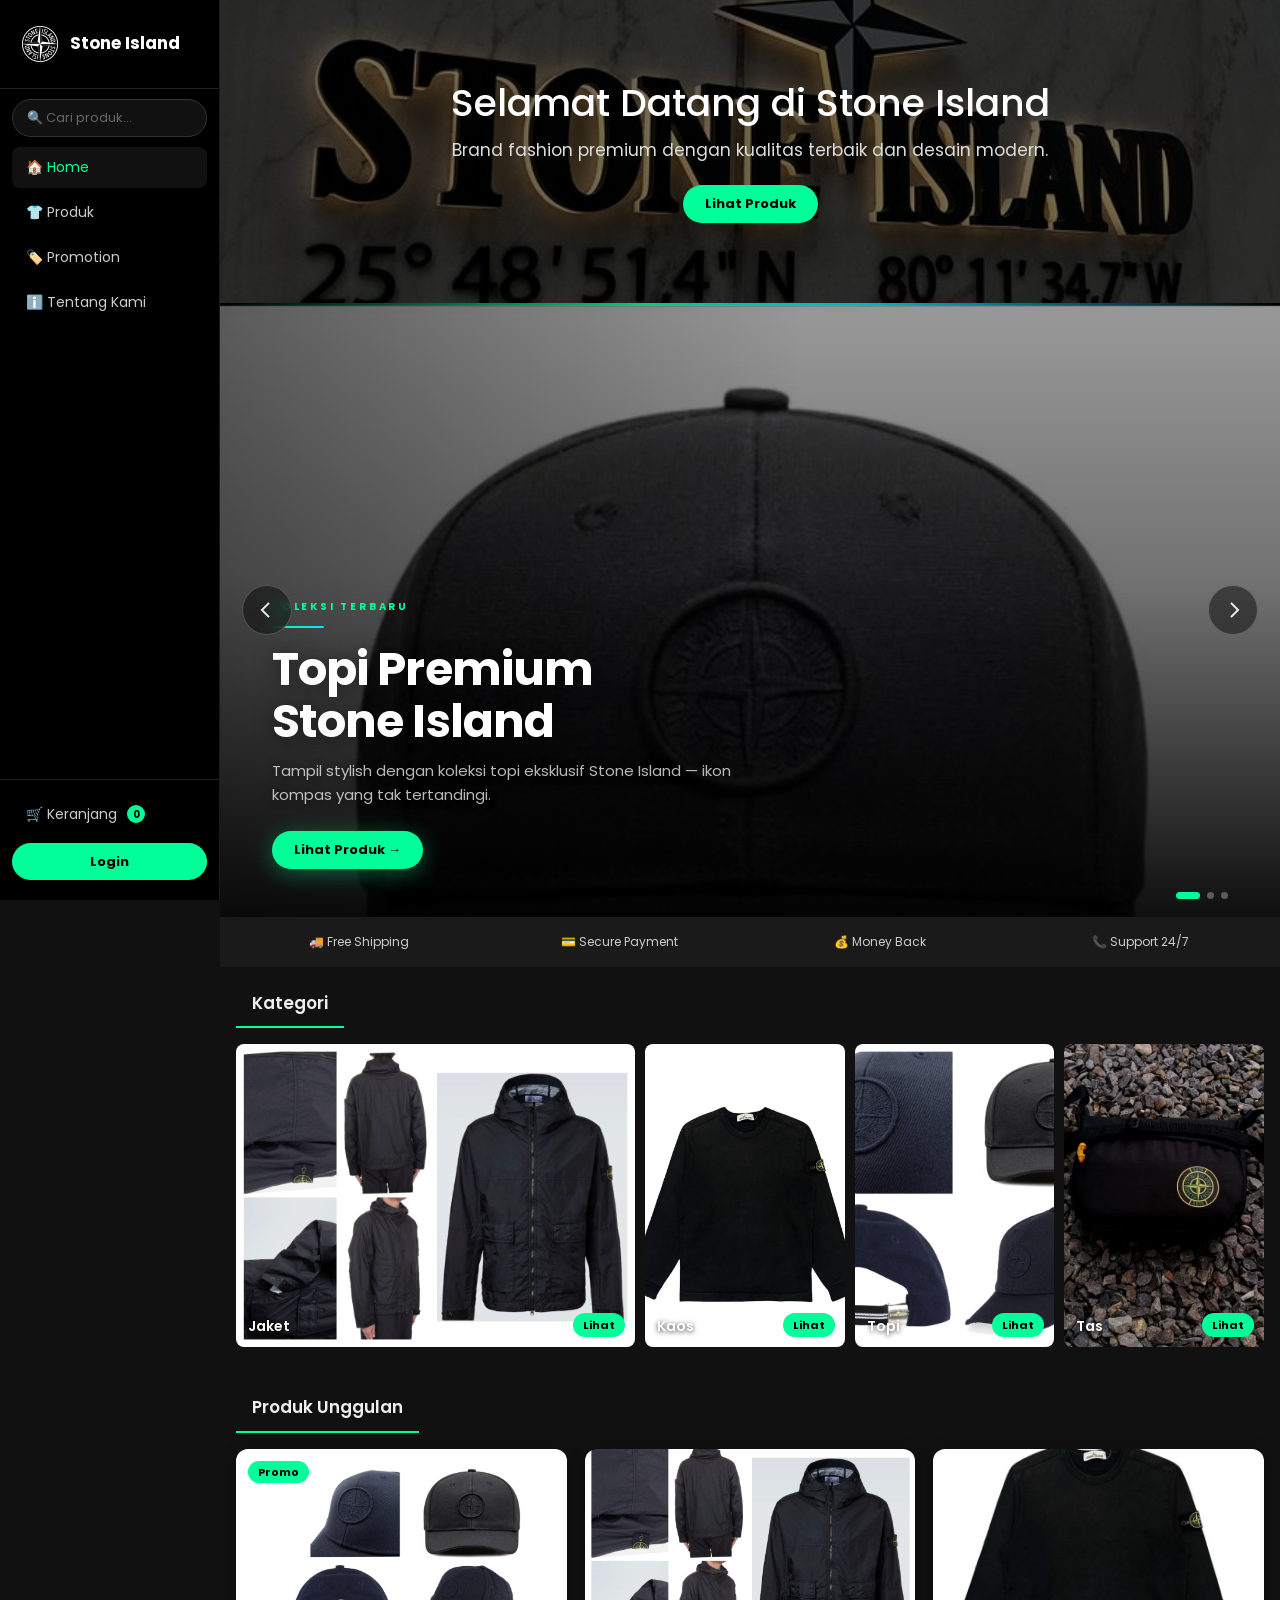
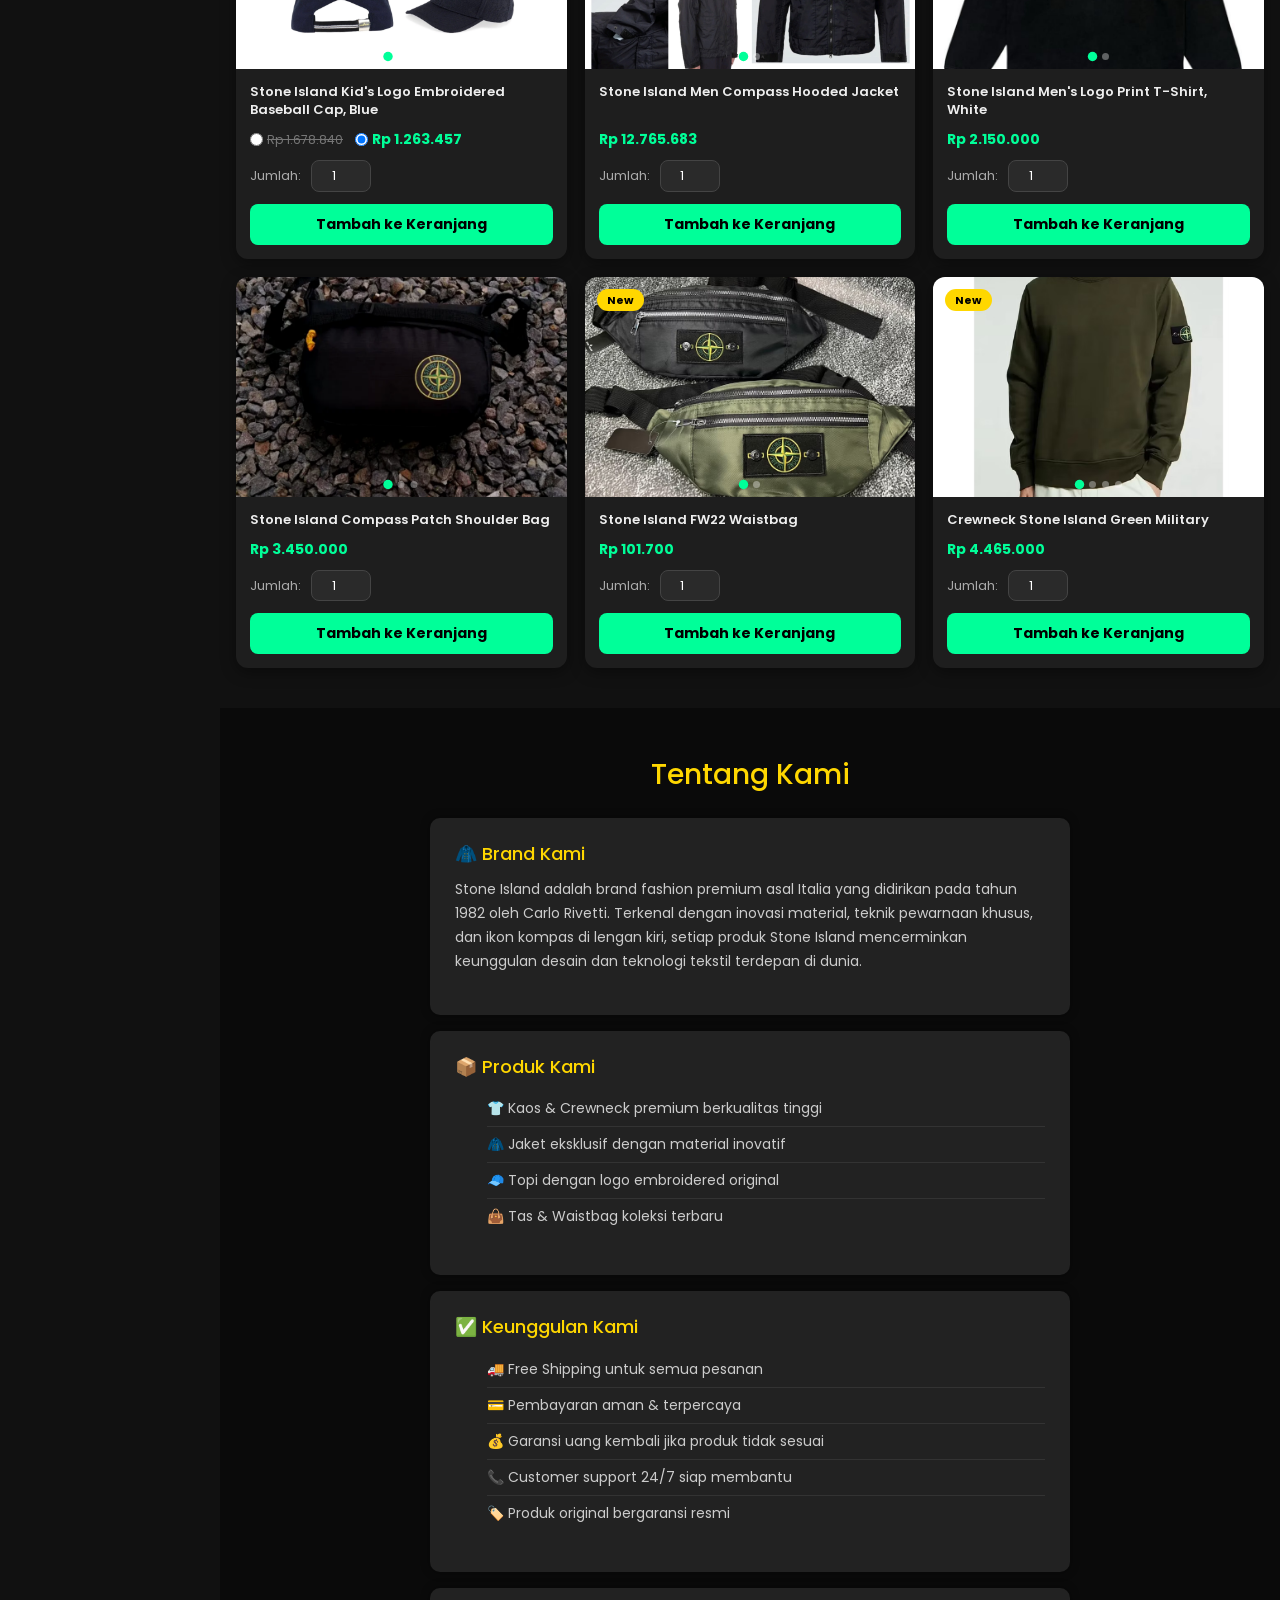
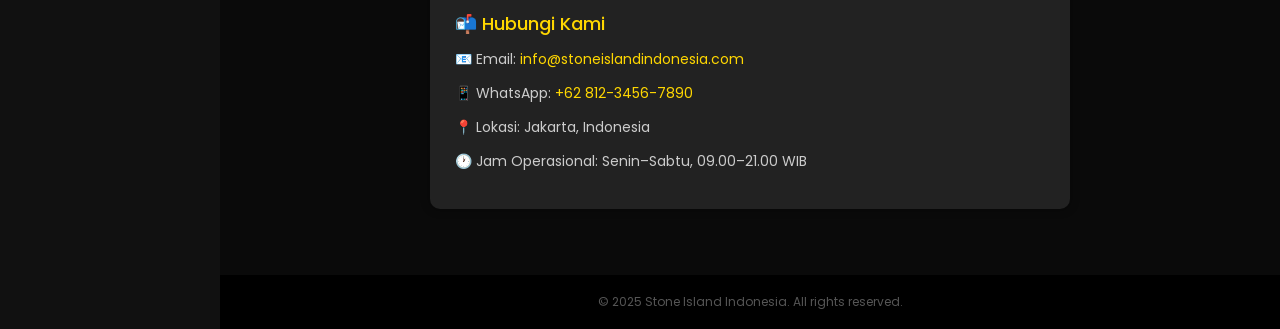
<file: index.html>
<!DOCTYPE html>
<html lang="id">
<head>
<meta charset="UTF-8">
<meta name="viewport" content="width=device-width, initial-scale=1.0">
<title>Stone Island</title>
<link rel="stylesheet" href="https://cdn.jsdelivr.net/npm/bootstrap@5.3.8/dist/css/bootstrap.min.css">
<link href="https://fonts.googleapis.com/css2?family=Poppins:wght@400;500;600;700&display=swap" rel="stylesheet">
<link rel="stylesheet" href="style.css">
</head>
<body>

<div class="toast-notif" id="toastNotif"></div>

<!-- LOGIN REQUIRED MODAL -->
<div class="modal-overlay" id="loginModal" onclick="closeLoginModal(event)">
  <div class="modal-box">
    <span class="modal-icon">🔒</span>
    <h3>Login Diperlukan</h3>
    <p>Kamu harus <span>login</span> terlebih dahulu untuk menambahkan produk ke keranjang.</p>
    <div class="modal-actions">
      <a href="login_combined.html" class="modal-btn-login">🚀 Login Sekarang</a>
      <button class="modal-btn-cancel" onclick="closeLoginModal()">Nanti Saja</button>
    </div>
  </div>
</div>

<!-- SIDEBAR -->
<aside class="sidebar" id="sidebar">
  <a class="logo" href="#">
    <img src="si.png" alt="Logo">
    <span>Stone Island</span>
  </a>
  <button class="sidebar-close-btn" onclick="closeSidebar()">✕</button>
  <div class="sidebar-search">
    <input type="text" id="searchDesktop" placeholder="🔍 Cari produk..." oninput="handleSearch(this.value)">
  </div>
  <nav class="sidebar-nav">
    <a href="#" class="active" onclick="closeSidebar()">🏠 Home</a>
    <a href="#product" onclick="closeSidebar()">👕 Produk</a>
    <a href="#" onclick="closeSidebar()">🏷️ Promotion</a>
    <a href="#about" onclick="closeSidebar()">ℹ️ Tentang Kami</a>
  </nav>
  <div class="sidebar-bottom">
    <span class="user-greeting" id="userGreeting" style="display:none"></span>
    <a href="Keranjang.html" class="cart-link">🛒 Keranjang <span class="cart-badge" id="cartBadge">0</span></a>
    <button onclick="handleAuthBtn()" id="loginBtn">Login</button>
  </div>
</aside>

<div class="sidebar-overlay" id="sidebarOverlay" onclick="closeSidebar()"></div>
<button class="hamburger" onclick="toggleSidebar()"><span></span><span></span><span></span></button>

<div class="main-content">

  <!-- HERO -->
  <div class="about-hero">
    <h2>Selamat Datang di Stone Island</h2>
    <p>Brand fashion premium dengan kualitas terbaik dan desain modern.</p>
    <a href="#product" class="btn-slide">Lihat Produk</a>
  </div>

  <!-- ======================================================
       CAROUSEL — PREMIUM REDESIGN
       ====================================================== -->
  <div class="fts">
    <div id="carouselExampleRide" class="carousel slide" data-bs-ride="carousel" data-bs-interval="5000">

      <!-- Indicator dots (bottom-right pills) -->
      <div class="carousel-indicators">
        <button type="button" data-bs-target="#carouselExampleRide" data-bs-slide-to="0" class="active" aria-current="true" aria-label="Slide 1"></button>
        <button type="button" data-bs-target="#carouselExampleRide" data-bs-slide-to="1" aria-label="Slide 2"></button>
        <button type="button" data-bs-target="#carouselExampleRide" data-bs-slide-to="2" aria-label="Slide 3"></button>
      </div>

      <div class="carousel-inner">

        <!-- SLIDE 1 -->
        <div class="carousel-item active">
          <img src="topi2.jpg" class="d-block w-100" alt="Topi">
          <div class="carousel-caption-custom">
            <span class="slide-label">Koleksi Terbaru</span>
            <span class="slide-bar"></span>
            <h3>Topi Premium<br>Stone Island</h3>
            <p>Tampil stylish dengan koleksi topi eksklusif Stone Island — ikon kompas yang tak tertandingi.</p>
            <a href="#product" class="btn-slide">Lihat Produk →</a>
          </div>
        </div>

        <!-- SLIDE 2 -->
        <div class="carousel-item">
          <img src="switer.jpg" class="d-block w-100" alt="Sweater">
          <div class="carousel-caption-custom">
            <span class="slide-label">Edisi Eksklusif</span>
            <span class="slide-bar"></span>
            <h3>Sweater &amp;<br>Crewneck Mewah</h3>
            <p>Kenyamanan premium berpadu dengan desain modern — sempurna untuk setiap kesempatan.</p>
            <a href="#product" class="btn-slide">Lihat Produk →</a>
          </div>
        </div>

        <!-- SLIDE 3 -->
        <div class="carousel-item">
          <img src="jaket.jpg" class="d-block w-100" alt="Jaket">
          <div class="carousel-caption-custom">
            <span class="slide-label">Best Seller</span>
            <span class="slide-bar"></span>
            <h3>Jaket Ikonik<br>Stone Island</h3>
            <p>Material inovatif, teknik pewarnaan khusus — warisan desain Italia sejak 1982.</p>
            <a href="#product" class="btn-slide">Lihat Produk →</a>
          </div>
        </div>

      </div><!-- /.carousel-inner -->

      <!-- Prev / Next buttons -->
      <button class="carousel-control-prev" type="button" data-bs-target="#carouselExampleRide" data-bs-slide="prev">
        <span class="carousel-control-prev-icon"></span>
        <span class="visually-hidden">Previous</span>
      </button>
      <button class="carousel-control-next" type="button" data-bs-target="#carouselExampleRide" data-bs-slide="next">
        <span class="carousel-control-next-icon"></span>
        <span class="visually-hidden">Next</span>
      </button>

      <!-- Progress bar -->
      <div class="carousel-progress"></div>

    </div><!-- /#carouselExampleRide -->
  </div><!-- /.fts -->
  <!-- ====== END CAROUSEL ====== -->

  <section class="info">
    <div>🚚 Free Shipping</div>
    <div>💳 Secure Payment</div>
    <div>💰 Money Back</div>
    <div>📞 Support 24/7</div>
  </section>

  <div class="section-title">Kategori</div>
  <section class="categories">
    <div class="cat-card" onclick="filterKategori('jaket',this)">
      <img src="e.jpg" alt="Jaket"><div class="cat-label">Jaket</div><span class="cat-btn">Lihat</span>
    </div>
    <div class="cat-card" onclick="filterKategori('kaos',this)">
      <img src="q.jpg" alt="Kaos"><div class="cat-label">Kaos</div><span class="cat-btn">Lihat</span>
    </div>
    <div class="cat-card" onclick="filterKategori('topi',this)">
      <img src="w.jpg" alt="Topi"><div class="cat-label">Topi</div><span class="cat-btn">Lihat</span>
    </div>
    <div class="cat-card" onclick="filterKategori('tas',this)">
      <img src="tas1.webp" alt="Tas"><div class="cat-label">Tas</div><span class="cat-btn">Lihat</span>
    </div>
  </section>
  <button class="filter-reset" id="filterResetBtn" onclick="resetFilter()">✕ Tampilkan Semua Produk</button>

  <div id="searchResult">
    <h4>🔍 Hasil Pencarian: "<span id="searchKeyword"></span>"</h4>
    <div class="search-result-grid" id="searchResultGrid"></div>
  </div>
  <p id="noResult">❌ Produk tidak ditemukan.</p>

  <div class="section-title" id="product">Produk Unggulan</div>
  <section class="product-section">
    <div class="product-grid">

      <!-- 1. Topi — 3 gambar -->
      <div class="product-card" data-kategori="topi">
        <div class="badge-promo">Promo</div>
        <div class="product-slider">
          <div class="slider-track" id="sl-1">
            <img src="topi.jpg" alt="Baseball Cap 1">
            <img src="topi2.jpg" alt="Baseball Cap 2">
            <img src="w.jpg" alt="Baseball Cap 3">
          </div>
          <button class="slider-btn prev" onclick="slideMove('sl-1',-1)">&#8249;</button>
          <button class="slider-btn next" onclick="slideMove('sl-1',1)">&#8250;</button>
          <div class="slider-dots" id="dots-sl-1"></div>
        </div>
        <div class="product-info">
          <h3>Stone Island Kid's Logo Embroidered Baseball Cap, Blue</h3>
          <div class="price-options">
            <label class="price-item"><input type="radio" name="price1" value="1678840"><span class="price-old">Rp 1.678.840</span></label>
            <label class="price-item"><input type="radio" name="price1" value="1263457" checked><span class="price-new">Rp 1.263.457</span></label>
          </div>
          <div class="order-controls"><label>Jumlah:</label><input type="number" value="1" min="1" id="qty1"></div>
          <button class="btn-add" onclick="tambahKeKeranjang('Stone Island Kid\'s Logo Embroidered Baseball Cap, Blue','price1','qty1','topi.jpg')">Tambah ke Keranjang</button>
        </div>
      </div>

      <!-- 2. Jaket — 2 gambar -->
      <div class="product-card" data-kategori="jaket">
        <div class="product-slider">
          <div class="slider-track" id="sl-2">
            <img src="jaket2.jpg" alt="Hooded Jacket 1">
            <img src="e.jpg" alt="Hooded Jacket 2">
          </div>
          <button class="slider-btn prev" onclick="slideMove('sl-2',-1)">&#8249;</button>
          <button class="slider-btn next" onclick="slideMove('sl-2',1)">&#8250;</button>
          <div class="slider-dots" id="dots-sl-2"></div>
        </div>
        <div class="product-info">
          <h3>Stone Island Men Compass Hooded Jacket</h3>
          <p class="price-single">Rp 12.765.683</p>
          <div class="order-controls"><label>Jumlah:</label><input type="number" value="1" min="1" id="qty2"></div>
          <button class="btn-add" onclick="tambahKeKeranjang('Stone Island Men Compass Hooded Jacket','','qty2','jaket2.jpg',12765683)">Tambah ke Keranjang</button>
        </div>
      </div>

      <!-- 3. Kaos — 2 gambar -->
      <div class="product-card" data-kategori="kaos">
        <div class="product-slider">
          <div class="slider-track" id="sl-3">
            <img src="switer.jpg" alt="T-Shirt 1">
            <img src="q.jpg" alt="T-Shirt 2">
          </div>
          <button class="slider-btn prev" onclick="slideMove('sl-3',-1)">&#8249;</button>
          <button class="slider-btn next" onclick="slideMove('sl-3',1)">&#8250;</button>
          <div class="slider-dots" id="dots-sl-3"></div>
        </div>
        <div class="product-info">
          <h3>Stone Island Men's Logo Print T-Shirt, White</h3>
          <p class="price-single">Rp 2.150.000</p>
          <div class="order-controls"><label>Jumlah:</label><input type="number" value="1" min="1" id="qty3"></div>
          <button class="btn-add" onclick="tambahKeKeranjang('Stone Island Men\'s Logo Print T-Shirt','','qty3','kaos.jpg',2150000)">Tambah ke Keranjang</button>
        </div>
      </div>

      <!-- 4. Tas Shoulder — 3 gambar -->
      <div class="product-card" data-kategori="tas">
        <div class="product-slider">
          <div class="slider-track" id="sl-4">
            <img src="tas1.webp" alt="Shoulder Bag 1">
            <img src="tas2.webp" alt="Shoulder Bag 2">
            <img src="tas3.webp" alt="Shoulder Bag 3">
          </div>
          <button class="slider-btn prev" onclick="slideMove('sl-4',-1)">&#8249;</button>
          <button class="slider-btn next" onclick="slideMove('sl-4',1)">&#8250;</button>
          <div class="slider-dots" id="dots-sl-4"></div>
        </div>
        <div class="product-info">
          <h3>Stone Island Compass Patch Shoulder Bag</h3>
          <p class="price-single">Rp 3.450.000</p>
          <div class="order-controls"><label>Jumlah:</label><input type="number" value="1" min="1" id="qty4"></div>
          <button class="btn-add" onclick="tambahKeKeranjang('Stone Island Compass Patch Shoulder Bag','','qty4','tas1.webp',3450000)">Tambah ke Keranjang</button>
        </div>
      </div>

      <!-- 5. Waistbag — 2 gambar -->
      <div class="product-card" data-kategori="tas">
        <div class="badge-new">New</div>
        <div class="product-slider">
          <div class="slider-track" id="sl-5">
            <img src="Aa.jpg" alt="Waistbag 1">
            <img src="SG.jpg" alt="Waistbag 2">
          </div>
          <button class="slider-btn prev" onclick="slideMove('sl-5',-1)">&#8249;</button>
          <button class="slider-btn next" onclick="slideMove('sl-5',1)">&#8250;</button>
          <div class="slider-dots" id="dots-sl-5"></div>
        </div>
        <div class="product-info">
          <h3>Stone Island FW22 Waistbag</h3>
          <p class="price-single">Rp 101.700</p>
          <div class="order-controls"><label>Jumlah:</label><input type="number" value="1" min="1" id="qty5"></div>
          <button class="btn-add" onclick="tambahKeKeranjang('Stone Island FW22 Waistbag','','qty5','sg-11134201-7rd55-lug8ck6g9m3108_avif.webp',101700)">Tambah ke Keranjang</button>
        </div>
      </div>

      <!-- 6. Crewneck — 4 gambar -->
      <div class="product-card" data-kategori="kaos">
        <div class="badge-new">New</div>
        <div class="product-slider">
          <div class="slider-track" id="sl-6">
            <img src="je.jpg" alt="Crewneck 1">
            <img src="id.jpg" alt="Crewneck 2">
            <img src="Mm.jpg" alt="Crewneck 3">
            <img src="11.jpg" alt="Crewneck 4">
          </div>
          <button class="slider-btn prev" onclick="slideMove('sl-6',-1)">&#8249;</button>
          <button class="slider-btn next" onclick="slideMove('sl-6',1)">&#8250;</button>
          <div class="slider-dots" id="dots-sl-6"></div>
        </div>
        <div class="product-info">
          <h3>Crewneck Stone Island Green Military</h3>
          <p class="price-single">Rp 4.465.000</p>
          <div class="order-controls"><label>Jumlah:</label><input type="number" value="1" min="1" id="qty6"></div>
          <button class="btn-add" onclick="tambahKeKeranjang('Crewneck Stone Island Green Military','','qty6','id-11134207-8224s-mhr5vs5u21vq55_avif.webp',4465000)">Tambah ke Keranjang</button>
        </div>
      </div>

    </div>
  </section>

  <section class="about-section" id="about">
    <h2>Tentang Kami</h2>
    <div class="about-box">
      <h3>🧥 Brand Kami</h3>
      <p>Stone Island adalah brand fashion premium asal Italia yang didirikan pada tahun 1982 oleh Carlo Rivetti. Terkenal dengan inovasi material, teknik pewarnaan khusus, dan ikon kompas di lengan kiri, setiap produk Stone Island mencerminkan keunggulan desain dan teknologi tekstil terdepan di dunia.</p>
    </div>
    <div class="about-box">
      <h3>📦 Produk Kami</h3>
      <ul>
        <li>👕 Kaos &amp; Crewneck premium berkualitas tinggi</li>
        <li>🧥 Jaket eksklusif dengan material inovatif</li>
        <li>🧢 Topi dengan logo embroidered original</li>
        <li>👜 Tas &amp; Waistbag koleksi terbaru</li>
      </ul>
    </div>
    <div class="about-box">
      <h3>✅ Keunggulan Kami</h3>
      <ul>
        <li>🚚 Free Shipping untuk semua pesanan</li>
        <li>💳 Pembayaran aman &amp; terpercaya</li>
        <li>💰 Garansi uang kembali jika produk tidak sesuai</li>
        <li>📞 Customer support 24/7 siap membantu</li>
        <li>🏷️ Produk original bergaransi resmi</li>
      </ul>
    </div>
    <div class="about-box about-contact">
      <h3>📬 Hubungi Kami</h3>
      <p>📧 Email: <a href="mailto:info@stoneislandindonesia.com">info@stoneislandindonesia.com</a></p>
      <p>📱 WhatsApp: <a href="https://wa.me/6281234567890" target="_blank">+62 812-3456-7890</a></p>
      <p>📍 Lokasi: Jakarta, Indonesia</p>
      <p>🕐 Jam Operasional: Senin–Sabtu, 09.00–21.00 WIB</p>
    </div>
  </section>

  <footer>&copy; 2025 Stone Island Indonesia. All rights reserved.</footer>
</div><!-- /.main-content -->

<script src="https://cdn.jsdelivr.net/npm/bootstrap@5.3.8/dist/js/bootstrap.bundle.min.js"></script>
<script src="script.js"></script>
</body>
</html>
</file>
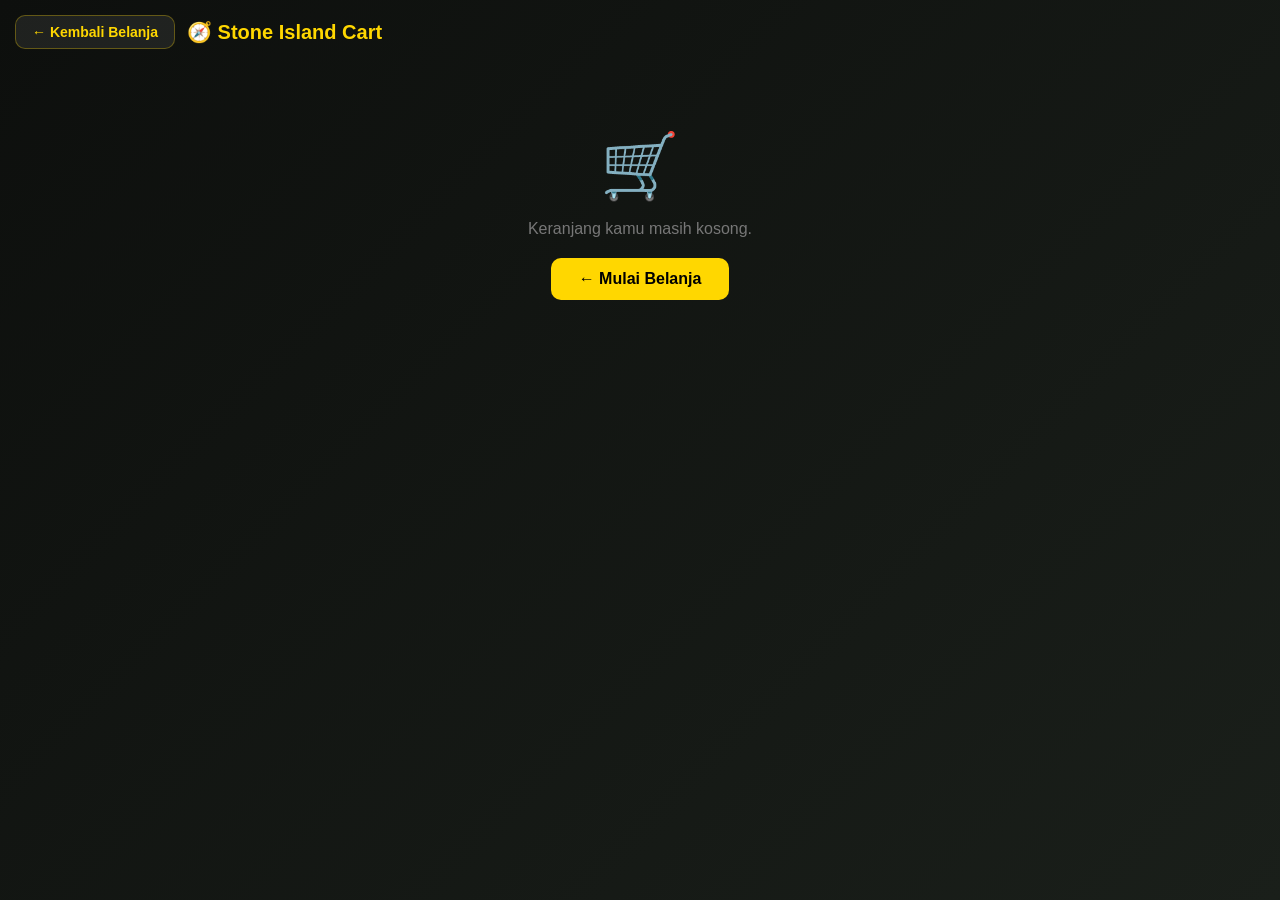
<file: Keranjang.html>
<!DOCTYPE html>
<html lang="id">
<head>
<meta charset="UTF-8">
<meta name="viewport" content="width=device-width, initial-scale=1.0">
<title>Stone Island — Keranjang</title>
<style>
*{margin:0;padding:0;box-sizing:border-box;font-family:'Segoe UI',sans-serif}
body{background:linear-gradient(135deg,#0d0f0d,#1a1f1a);color:#eaeaea;padding:15px;min-height:100vh}

.header{display:flex;align-items:center;justify-content:space-between;margin-bottom:20px;gap:12px}
.header h2{color:#FFD700;font-size:20px;flex:1}

.btn-kembali{display:flex;align-items:center;gap:6px;background:rgba(255,255,255,0.08);border:1px solid rgba(255,215,0,0.3);color:#FFD700;padding:8px 16px;border-radius:10px;font-size:14px;font-weight:600;cursor:pointer;text-decoration:none;transition:background 0.2s,border-color 0.2s;white-space:nowrap}
.btn-kembali:hover{background:rgba(255,215,0,0.12);border-color:#FFD700;color:#FFD700}

/* EMPTY */
.empty-cart{text-align:center;padding:60px 20px;color:#777}
.empty-cart .icon{font-size:64px;margin-bottom:16px}
.empty-cart p{font-size:16px;margin-bottom:20px}
.empty-cart a{display:inline-block;background:#FFD700;color:black;padding:12px 28px;border-radius:10px;font-weight:700;text-decoration:none;transition:opacity 0.2s}
.empty-cart a:hover{opacity:0.85}

/* CART ITEM */
.cart-item{display:flex;justify-content:space-between;align-items:center;background:rgba(255,255,255,0.04);border-radius:15px;padding:10px;margin-bottom:10px;backdrop-filter:blur(10px);border:1px solid rgba(255,255,255,0.06);transition:border-color 0.2s}
.cart-item:hover{border-color:rgba(255,215,0,0.2)}
.cart-left{display:flex;gap:10px;align-items:center;flex:1;min-width:0}
.cart-left img{width:65px;height:65px;object-fit:cover;border-radius:10px;border:2px solid #FFD700;flex-shrink:0}
.cart-info{min-width:0}
.cart-info b{color:#FFD700;display:block;margin-bottom:4px;font-size:13px;white-space:nowrap;overflow:hidden;text-overflow:ellipsis;max-width:200px}
.cart-info span{font-size:12px;color:#bbb;display:block;line-height:1.5}
.subtotal{color:#FFD700 !important;font-size:13px !important;font-weight:600}

/* QTY */
.qty-controls{display:flex;align-items:center;gap:6px;margin-top:6px}
.qty-btn{background:rgba(255,255,255,0.1);border:1px solid #444;color:white;width:26px;height:26px;border-radius:6px;cursor:pointer;font-size:16px;line-height:1;display:flex;align-items:center;justify-content:center;transition:background 0.2s}
.qty-btn:hover{background:rgba(255,215,0,0.15)}
.qty-num{font-size:14px;font-weight:600;min-width:24px;text-align:center;color:white}

/* HAPUS */
.btn-hapus{background:#ff3b3b;border:none;padding:6px 12px;border-radius:8px;color:white;cursor:pointer;font-size:13px;flex-shrink:0;margin-left:8px;transition:background 0.2s}
.btn-hapus:hover{background:#cc2222}

/* TOTAL */
.total-box{margin-top:20px;background:rgba(255,255,255,0.05);padding:18px;border-radius:15px;text-align:center;border:1px solid rgba(255,215,0,0.15)}
.total-box p{color:#aaa;font-size:14px}
.total-box h3{color:#FFD700;margin:8px 0 16px;font-size:22px}
.actions{display:flex;gap:10px}
.btn{flex:1;padding:12px;border-radius:10px;border:none;cursor:pointer;font-weight:bold;font-size:14px;transition:opacity 0.2s,transform 0.15s}
.btn:hover{opacity:0.88;transform:translateY(-1px)}
.btn-clear{background:rgba(255,59,59,0.15);color:#ff6b6b;border:1px solid rgba(255,59,59,0.3)}
.btn-wa{background:#FFD700;color:black}
</style>
</head>
<body>

<div class="header">
  <a href="index.html" class="btn-kembali">← Kembali Belanja</a>
  <h2>🧭 Stone Island Cart</h2>
</div>

<div id="cart-container"></div>

<div class="total-box" id="total-box" style="display:none">
  <p>Total yang harus dibayar:</p>
  <h3 id="total">Rp 0</h3>
  <div class="actions">
    <button class="btn btn-clear" onclick="kosongkanKeranjang()">🗑️ Kosongkan</button>
    <button class="btn btn-wa" onclick="checkoutWA()">💬 Checkout WhatsApp</button>
  </div>
</div>

<script>
/* ===== KEY SAMA dengan index.html: 'si_cart', field: 'jumlah' ===== */
function getCart(){return JSON.parse(localStorage.getItem('si_cart')||'[]')}
function saveCart(cart){localStorage.setItem('si_cart',JSON.stringify(cart))}

function renderCart(){
  const cart=getCart();
  const container=document.getElementById('cart-container');
  const totalBox=document.getElementById('total-box');
  container.innerHTML='';

  if(!cart.length){
    container.innerHTML=`
      <div class="empty-cart">
        <div class="icon">🛒</div>
        <p>Keranjang kamu masih kosong.</p>
        <a href="index.html">← Mulai Belanja</a>
      </div>`;
    totalBox.style.display='none';
    return;
  }

  totalBox.style.display='block';
  let total=0;

  cart.forEach((item,index)=>{
    const jumlah=item.jumlah||1;
    const subtotal=item.harga*jumlah;
    total+=subtotal;
    container.innerHTML+=`
      <div class="cart-item">
        <div class="cart-left">
          <img src="${item.img||''}" alt="${item.nama}"
               onerror="this.src='https://placehold.co/65x65/1a1a1a/FFD700?text=SI'">
          <div class="cart-info">
            <b title="${item.nama}">${item.nama}</b>
            <span>Harga: Rp ${item.harga.toLocaleString('id-ID')}</span>
            <span class="subtotal">Subtotal: Rp ${subtotal.toLocaleString('id-ID')}</span>
            <div class="qty-controls">
              <button class="qty-btn" onclick="ubahJumlah(${index},-1)">−</button>
              <span class="qty-num">${jumlah}</span>
              <button class="qty-btn" onclick="ubahJumlah(${index},1)">+</button>
            </div>
          </div>
        </div>
        <button class="btn-hapus" onclick="hapusItem(${index})">Hapus</button>
      </div>`;
  });

  document.getElementById('total').innerText='Rp '+total.toLocaleString('id-ID');
}

function hapusItem(index){
  const cart=getCart();cart.splice(index,1);saveCart(cart);renderCart();
}

function ubahJumlah(index,delta){
  const cart=getCart();
  cart[index].jumlah=(cart[index].jumlah||1)+delta;
  if(cart[index].jumlah<=0)cart.splice(index,1);
  saveCart(cart);renderCart();
}

function kosongkanKeranjang(){
  if(confirm('Yakin ingin mengosongkan keranjang?')){saveCart([]);renderCart();}
}

function checkoutWA(){
  const cart=getCart();
  if(!cart.length){alert('Keranjang kosong!');return;}
  let pesan='🧾 *STRUK PEMBELIAN STONE ISLAND*%0A%0A';
  let total=0;
  cart.forEach(item=>{
    const j=item.jumlah||1;
    const sub=item.harga*j;
    total+=sub;
    pesan+=`- ${item.nama}%0A`;
    pesan+=`  ${j} x Rp ${item.harga.toLocaleString('id-ID')}%0A`;
    pesan+=`  Subtotal: Rp ${sub.toLocaleString('id-ID')}%0A%0A`;
  });
  pesan+=`💰 *Total: Rp ${total.toLocaleString('id-ID')}*%0A`;
  pesan+=`%0APesanan Anda sedang dikemas 📦`;
  window.open(`https://wa.me/62895397660506?text=${pesan}`,'_blank');
}

renderCart();
</script>
</body>
</html>
</file>
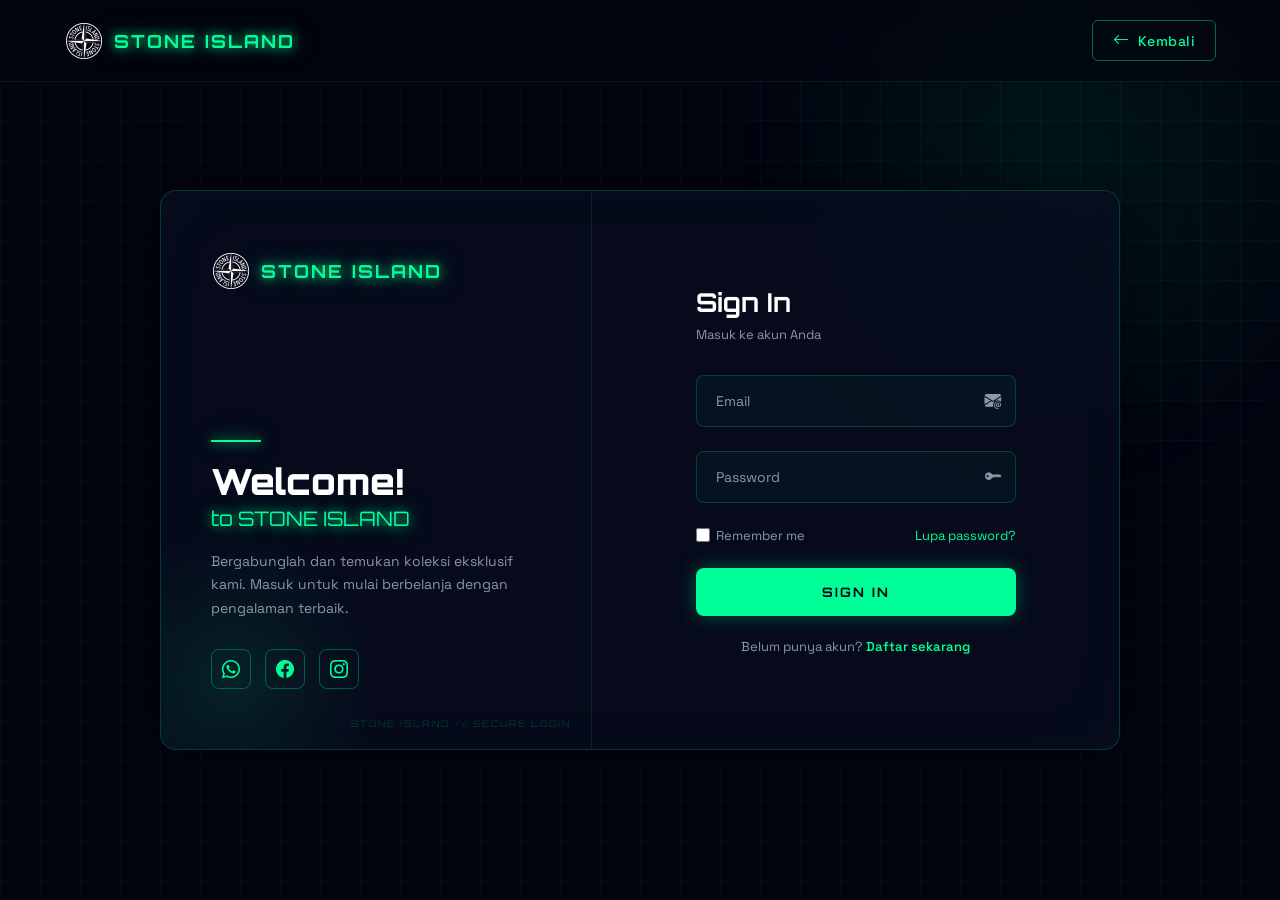
<file: login_combined.html>
<!DOCTYPE html>
<html lang="en">
<head>
  <meta charset="UTF-8">
  <meta name="viewport" content="width=device-width, initial-scale=1.0">
  <title>STONE ISLAND</title>
  <link rel="stylesheet" href="https://cdn.jsdelivr.net/npm/bootstrap-icons@1.13.1/font/bootstrap-icons.min.css">
  <link href="https://fonts.googleapis.com/css2?family=Space+Grotesk:wght@300;400;500;600;700&family=Orbitron:wght@400;700;900&display=swap" rel="stylesheet">
  <style>
    :root {
      --neon: #00ff99;
      --neon-dim: rgba(0, 255, 153, 0.15);
      --neon-glow: 0 0 12px #00ff99, 0 0 30px rgba(0,255,153,0.4);
      --dark: #020410;
      --dark2: #080d1f;
      --glass: rgba(8, 13, 31, 0.75);
      --text: #e4e4e4;
      --muted: #8898aa;
    }

    * { margin: 0; padding: 0; box-sizing: border-box; }

    body {
      font-family: 'Space Grotesk', sans-serif;
      background: var(--dark);
      min-height: 100vh;
      overflow-x: hidden;
    }

    /* ── ANIMATED GRID BACKGROUND ── */
    body::before {
      content: '';
      position: fixed;
      inset: 0;
      background-image:
        linear-gradient(rgba(0,255,153,0.04) 1px, transparent 1px),
        linear-gradient(90deg, rgba(0,255,153,0.04) 1px, transparent 1px);
      background-size: 40px 40px;
      z-index: 0;
      pointer-events: none;
    }

    /* ── RADIAL GLOW ── */
    body::after {
      content: '';
      position: fixed;
      top: -20%;
      right: -10%;
      width: 700px;
      height: 700px;
      background: radial-gradient(circle, rgba(0,255,153,0.08) 0%, transparent 65%);
      z-index: 0;
      pointer-events: none;
    }

    /* ── HEADER ── */
    .header {
      position: fixed;
      top: 0; left: 0;
      width: 100%;
      padding: 20px 5%;
      display: flex;
      justify-content: space-between;
      align-items: center;
      z-index: 100;
      background: rgba(2,4,16,0.6);
      backdrop-filter: blur(12px);
      border-bottom: 1px solid rgba(0,255,153,0.1);
    }

    .logo-nav {
      display: flex;
      align-items: center;
      gap: 10px;
      font-family: 'Orbitron', monospace;
      font-size: 18px;
      font-weight: 700;
      color: var(--neon);
      letter-spacing: 2px;
      text-shadow: var(--neon-glow);
    }

    .logo-nav img { width: 40px; height: 40px; }

    /* ── BACK BUTTON ── */
    .btn-back {
      display: flex;
      align-items: center;
      gap: 8px;
      padding: 9px 20px;
      background: transparent;
      border: 1.5px solid rgba(0,255,153,0.4);
      border-radius: 6px;
      color: var(--neon);
      font-family: 'Space Grotesk', sans-serif;
      font-size: 14px;
      font-weight: 500;
      cursor: pointer;
      text-decoration: none;
      letter-spacing: 0.5px;
      transition: all 0.3s ease;
    }
    .btn-back:hover {
      background: var(--neon-dim);
      border-color: var(--neon);
      box-shadow: var(--neon-glow);
      transform: translateX(-2px);
    }
    .btn-back i { font-size: 16px; transition: transform 0.3s; }
    .btn-back:hover i { transform: translateX(-3px); }

    /* ── MAIN WRAPPER ── */
    .page-wrapper {
      position: relative;
      z-index: 1;
      min-height: 100vh;
      display: flex;
      align-items: center;
      justify-content: center;
      padding: 100px 5% 60px;
    }

    /* ── CARD CONTAINER ── */
    .container {
      width: 100%;
      max-width: 960px;
      min-height: 560px;
      display: flex;
      background: var(--glass);
      border: 1px solid rgba(0,255,153,0.2);
      border-radius: 16px;
      box-shadow: 0 0 60px rgba(0,0,0,0.6), inset 0 0 80px rgba(0,255,153,0.02);
      overflow: hidden;
      backdrop-filter: blur(20px);
      animation: fadeUp 0.7s ease both;
    }

    @keyframes fadeUp {
      from { opacity: 0; transform: translateY(30px); }
      to   { opacity: 1; transform: translateY(0); }
    }

    /* ── LEFT PANEL ── */
    .content {
      width: 45%;
      padding: 60px 50px;
      display: flex;
      flex-direction: column;
      justify-content: space-between;
      border-right: 1px solid rgba(0,255,153,0.12);
      position: relative;
      overflow: hidden;
    }

    .content::before {
      content: '';
      position: absolute;
      bottom: -80px; left: -80px;
      width: 300px; height: 300px;
      background: radial-gradient(circle, rgba(0,255,153,0.1) 0%, transparent 70%);
      pointer-events: none;
    }

    .content .logo {
      font-family: 'Orbitron', monospace;
      font-size: 16px;
      font-weight: 700;
      color: var(--neon);
      letter-spacing: 3px;
      text-shadow: var(--neon-glow);
    }

    .text-sci h2 {
      font-family: 'Orbitron', monospace;
      font-size: 36px;
      font-weight: 900;
      line-height: 1.1;
      color: #fff;
      margin-bottom: 6px;
    }

    .text-sci h2 span {
      font-size: 20px;
      font-weight: 400;
      color: var(--neon);
      display: block;
      margin-top: 6px;
      text-shadow: var(--neon-glow);
    }

    .text-sci p {
      font-size: 14px;
      color: var(--muted);
      line-height: 1.7;
      margin: 20px 0 28px;
    }

    /* ── NEON DIVIDER ── */
    .neon-line {
      width: 50px;
      height: 2px;
      background: var(--neon);
      box-shadow: var(--neon-glow);
      margin-bottom: 20px;
    }

    .social-icons { display: flex; gap: 14px; }
    .social-icons a {
      width: 40px; height: 40px;
      display: flex; align-items: center; justify-content: center;
      border: 1px solid rgba(0,255,153,0.3);
      border-radius: 8px;
      color: var(--neon);
      font-size: 18px;
      text-decoration: none;
      transition: all 0.3s;
    }
    .social-icons a:hover {
      background: var(--neon-dim);
      box-shadow: var(--neon-glow);
      transform: translateY(-2px);
    }

    /* ── RIGHT PANEL (FORM) ── */
    .logreg-box {
      width: 55%;
      position: relative;
      overflow: hidden;
    }

    .form-box {
      position: absolute;
      inset: 0;
      display: flex;
      justify-content: center;
      align-items: center;
      padding: 50px 55px;
      transition: transform 0.6s cubic-bezier(0.4, 0, 0.2, 1);
    }

    .form-box.login { transform: translateX(0); transition-delay: 0.5s; }
    .logreg-box.active .form-box.login { transform: translateX(100%); transition-delay: 0s; }

    .form-box.register { transform: translateX(100%); transition-delay: 0s; }
    .logreg-box.active .form-box.register { transform: translateX(0); transition-delay: 0.5s; }

    .form-inner { width: 100%; max-width: 320px; }

    .form-box h2 {
      font-family: 'Orbitron', monospace;
      font-size: 26px;
      font-weight: 700;
      color: #fff;
      margin-bottom: 8px;
    }

    .form-subtitle {
      font-size: 13px;
      color: var(--muted);
      margin-bottom: 32px;
    }

    /* ── INPUT BOX ── */
    .input-box {
      position: relative;
      width: 100%;
      height: 52px;
      margin-bottom: 24px;
    }

    .input-box input {
      width: 100%;
      height: 100%;
      background: rgba(0,255,153,0.04);
      border: 1px solid rgba(0,255,153,0.2);
      border-radius: 8px;
      outline: none;
      font-family: 'Space Grotesk', sans-serif;
      font-size: 14px;
      color: #fff;
      font-weight: 500;
      padding: 0 44px 0 16px;
      transition: all 0.3s;
    }

    .input-box input:focus {
      border-color: var(--neon);
      background: rgba(0,255,153,0.07);
      box-shadow: 0 0 0 3px rgba(0,255,153,0.1);
    }

    .input-box label {
      position: absolute;
      top: 50%; left: 16px;
      transform: translateY(-50%);
      font-size: 14px;
      color: var(--muted);
      pointer-events: none;
      transition: all 0.3s;
      background: transparent;
      padding: 0 4px;
    }

    .input-box input:focus ~ label,
    .input-box input:valid ~ label {
      top: -1px;
      font-size: 11px;
      color: var(--neon);
      background: var(--dark2);
      border-radius: 3px;
    }

    .input-box .icon {
      position: absolute;
      top: 50%; right: 14px;
      transform: translateY(-50%);
      font-size: 17px;
      color: var(--muted);
      pointer-events: none;
      transition: color 0.3s;
    }

    .input-box input:focus ~ .icon { color: var(--neon); }

    /* ── REMEMBER/FORGOT ── */
    .remember-forgot {
      display: flex;
      justify-content: space-between;
      align-items: center;
      font-size: 13px;
      color: var(--muted);
      margin-bottom: 24px;
    }

    .remember-forgot label { display: flex; align-items: center; gap: 6px; cursor: pointer; }
    .remember-forgot input[type=checkbox] { accent-color: var(--neon); width: 14px; height: 14px; }

    .remember-forgot a {
      color: var(--neon);
      text-decoration: none;
      font-size: 13px;
      transition: opacity 0.2s;
    }
    .remember-forgot a:hover { opacity: 0.75; text-decoration: underline; }

    /* ── MAIN BTN ── */
    .btn {
      width: 100%;
      height: 48px;
      background: var(--neon);
      border: none;
      border-radius: 8px;
      cursor: pointer;
      font-family: 'Orbitron', monospace;
      font-size: 13px;
      font-weight: 700;
      letter-spacing: 2px;
      color: #020410;
      transition: all 0.3s;
      box-shadow: 0 0 20px rgba(0,255,153,0.3);
    }

    .btn:hover {
      box-shadow: var(--neon-glow), 0 6px 24px rgba(0,255,153,0.3);
      transform: translateY(-2px);
    }

    .btn:active { transform: translateY(0); }

    /* ── SWITCH LINK ── */
    .login-register {
      text-align: center;
      margin-top: 22px;
      font-size: 13px;
      color: var(--muted);
    }

    .login-register a {
      color: var(--neon);
      font-weight: 600;
      text-decoration: none;
      transition: opacity 0.2s;
    }

    .login-register a:hover { opacity: 0.75; text-decoration: underline; }

    /* ── SCAN LINE DECORATION ── */
    .scan-line {
      position: absolute;
      bottom: 20px; right: 20px;
      font-family: 'Orbitron', monospace;
      font-size: 9px;
      letter-spacing: 2px;
      color: rgba(0,255,153,0.2);
      pointer-events: none;
    }

    /* ─────────── RESPONSIVE ─────────── */
    @media (max-width: 900px) {
      .container { flex-direction: column; min-height: auto; }
      .content { width: 100%; padding: 40px 30px 30px; border-right: none; border-bottom: 1px solid rgba(0,255,153,0.12); }
      .logreg-box { width: 100%; min-height: 520px; }
      .form-box { padding: 40px 30px; }
    }

    @media (max-width: 480px) {
      .logo-nav { font-size: 14px; }
      .text-sci h2 { font-size: 26px; }
      .form-box h2 { font-size: 20px; }
      .form-box { padding: 30px 20px; }
    }
  </style>
</head>
<body>

<!-- HEADER -->
<header class="header">
  <div class="logo-nav">
    <img src="si.png" alt="logo">
    STONE ISLAND
  </div>
  <!-- TOMBOL KEMBALI -->
  <a href="index.html" class="btn-back">
    <i class="bi bi-arrow-left"></i> Kembali
  </a>
</header>

<!-- MAIN -->
<div class="page-wrapper">
  <div class="container">

    <!-- LEFT CONTENT -->
    <div class="content">
      <div class="logo-nav">
    <img src="si.png" alt="logo">
    STONE ISLAND</div>

      <div class="text-sci">
        <div class="neon-line"></div>
        <h2>Welcome!<br><span>to STONE ISLAND</span></h2>
        <p>Bergabunglah dan temukan koleksi eksklusif kami. Masuk untuk mulai berbelanja dengan pengalaman terbaik.</p>
        <div class="social-icons">
          <a href="https://wa.me/62895397660506?text=Halo%20saya%20tertarik%20dengan%20produk%20di%20STONE%20ISLAND" target="_blank"><i class="bi bi-whatsapp"></i></a>
          <a href="#"><i class="bi bi-facebook"></i></a>
          <a href="#"><i class="bi bi-instagram"></i></a>
        </div>
      </div>

      <div class="scan-line">STONE ISLAND // SECURE LOGIN</div>
    </div>

    <!-- RIGHT FORM -->
    <div class="logreg-box" id="logreg-box">

      <!-- SIGN IN -->
      <div class="form-box login">
        <div class="form-inner">
          <h2>Sign In</h2>
          <p class="form-subtitle">Masuk ke akun Anda</p>
          <form id="loginForm">
            <div class="input-box">
              <input type="email" id="loginEmail" required>
              <label>Email</label>
              <span class="icon"><i class="bi bi-envelope-at-fill"></i></span>
            </div>
            <div class="input-box">
              <input type="password" id="loginPassword" required>
              <label>Password</label>
              <span class="icon"><i class="bi bi-key-fill"></i></span>
            </div>
            <div class="remember-forgot">
              <label><input type="checkbox"> Remember me</label>
              <a href="#">Lupa password?</a>
            </div>
            <button type="submit" class="btn">SIGN IN</button>
            <div class="login-register">
              <p>Belum punya akun? <a href="#" class="register-link">Daftar sekarang</a></p>
            </div>
          </form>
        </div>
      </div>

      <!-- SIGN UP -->
      <div class="form-box register">
        <div class="form-inner">
          <h2>Sign Up</h2>
          <p class="form-subtitle">Buat akun baru Anda</p>
          <form id="registerForm">
            <div class="input-box">
              <input type="text" id="regUsername" required>
              <label>Username</label>
              <span class="icon"><i class="bi bi-person-fill"></i></span>
            </div>
            <div class="input-box">
              <input type="email" id="regEmail" required>
              <label>Email</label>
              <span class="icon"><i class="bi bi-envelope-at-fill"></i></span>
            </div>
            <div class="input-box">
              <input type="password" id="regPassword" required>
              <label>Password</label>
              <span class="icon"><i class="bi bi-key-fill"></i></span>
            </div>
            <div class="remember-forgot">
              <label><input type="checkbox" required> Saya setuju dengan syarat & ketentuan</label>
            </div>
            <button type="submit" class="btn">SIGN UP</button>
            <div class="login-register">
              <p>Sudah punya akun? <a href="#" class="login-link">Sign in</a></p>
            </div>
          </form>
        </div>
      </div>

    </div>
  </div>
</div>

<script>
  const logregBox = document.getElementById('logreg-box');
  const loginLink = document.querySelector('.login-link');
  const registerLink = document.querySelector('.register-link');
  const loginForm = document.getElementById('loginForm');
  const registerForm = document.getElementById('registerForm');

  registerLink.addEventListener('click', () => logregBox.classList.add('active'));
  loginLink.addEventListener('click', () => logregBox.classList.remove('active'));

  // LOGIN
  loginForm.addEventListener('submit', function (e) {
    e.preventDefault();
    const email = document.getElementById('loginEmail').value;
    const password = document.getElementById('loginPassword').value;
    const savedUser = JSON.parse(localStorage.getItem('userAccount'));
    const defaultEmail = "rulyakmal52@gmail.com";
    const defaultPassword = "12345";

    if (
      (email === defaultEmail && password === defaultPassword) ||
      (savedUser && email === savedUser.email && password === savedUser.password)
    ) {
      const namaUser = savedUser?.username || "Ruly";
      localStorage.setItem("loggedUser", namaUser);
      alert("Login berhasil! Selamat berbelanja 🛍️");
      window.location.href = "index.html";
    } else {
      alert("Email atau password salah, silakan coba lagi.");
    }
  });

  // REGISTER
  registerForm.addEventListener('submit', function (e) {
    e.preventDefault();
    const username = document.getElementById('regUsername').value;
    const email = document.getElementById('regEmail').value;
    const password = document.getElementById('regPassword').value;
    localStorage.setItem('userAccount', JSON.stringify({ username, email, password }));
    alert("Sign up berhasil! Silakan login untuk berbelanja.");
    logregBox.classList.remove('active');
  });
</script>
</body>
</html>
</file>
<file: style.css>
/* ============================================================
   STONE ISLAND — style.css
   ============================================================ */

*, *::before, *::after {
  margin: 0;
  padding: 0;
  box-sizing: border-box;
  font-family: 'Poppins', Arial, sans-serif;
}

body {
  background: #111;
  color: white;
  overflow-x: hidden;
}

/* ============================================================
   SIDEBAR
   ============================================================ */
.sidebar {
  position: fixed;
  top: 0;
  left: 0;
  width: 220px;
  height: 100vh;
  background: #000;
  display: flex;
  flex-direction: column;
  padding: 24px 0 20px;
  z-index: 999;
  border-right: 1px solid #1a1a1a;
  transition: transform 0.3s ease;
  overflow-y: auto;
}
.sidebar .logo {
  display: flex;
  align-items: center;
  gap: 10px;
  color: white;
  font-size: 17px;
  font-weight: bold;
  text-decoration: none;
  padding: 0 20px 24px;
  border-bottom: 1px solid #1e1e1e;
  margin-bottom: 10px;
  flex-shrink: 0;
}
.sidebar .logo img {
  width: 40px;
  height: 40px;
  border-radius: 50%;
}
.sidebar-nav {
  display: flex;
  flex-direction: column;
  flex: 1;
  gap: 4px;
  padding: 0 12px;
}
.sidebar-nav a {
  color: #ccc;
  text-decoration: none;
  font-size: 14px;
  padding: 10px 14px;
  border-radius: 8px;
  transition: background 0.2s, color 0.2s;
  display: flex;
  align-items: center;
  gap: 10px;
}
.sidebar-nav a:hover,
.sidebar-nav a.active {
  background: #111;
  color: #00ff99;
}
.sidebar-search {
  padding: 0 12px;
  margin-bottom: 10px;
}
.sidebar-search input {
  width: 100%;
  padding: 8px 14px;
  border: 1px solid #333;
  outline: none;
  border-radius: 20px;
  font-size: 13px;
  background: #111;
  color: white;
}
.sidebar-search input::placeholder {
  color: #666;
}
.sidebar-bottom {
  padding: 14px 12px 0;
  border-top: 1px solid #1e1e1e;
  display: flex;
  flex-direction: column;
  gap: 8px;
  flex-shrink: 0;
}
.user-greeting {
  color: #00ff99;
  font-size: 12px;
  font-weight: 600;
  padding: 4px 14px;
}
.sidebar-bottom .cart-link {
  display: flex;
  align-items: center;
  gap: 10px;
  color: #ccc;
  text-decoration: none;
  font-size: 14px;
  padding: 10px 14px;
  border-radius: 8px;
  transition: background 0.2s, color 0.2s;
}
.sidebar-bottom .cart-link:hover {
  background: #111;
  color: #00ff99;
}
.cart-badge {
  background: #00ff99;
  color: black;
  font-size: 10px;
  font-weight: 700;
  width: 18px;
  height: 18px;
  border-radius: 50%;
  display: flex;
  align-items: center;
  justify-content: center;
}
.sidebar-bottom button {
  width: 100%;
  padding: 9px;
  border: none;
  border-radius: 20px;
  cursor: pointer;
  font-weight: 700;
  font-size: 13px;
  background: #00ff99;
  color: black;
  transition: background 0.3s;
}
.sidebar-bottom button:hover {
  background: #00cc7a;
}
.sidebar-close-btn {
  display: none;
  position: absolute;
  top: 14px;
  right: 14px;
  background: none;
  border: none;
  color: #aaa;
  font-size: 18px;
  cursor: pointer;
  padding: 4px 8px;
  border-radius: 6px;
}
.sidebar-close-btn:hover {
  color: #fff;
  background: #1a1a1a;
}
.main-content {
  margin-left: 220px;
  width: calc(100% - 220px);
  min-width: 0;
  transition: margin-left 0.3s ease;
}
.hamburger {
  display: none;
  position: fixed;
  top: 14px;
  left: 14px;
  z-index: 1100;
  flex-direction: column;
  gap: 5px;
  background: #000;
  border: none;
  cursor: pointer;
  padding: 8px;
  border-radius: 6px;
}
.hamburger span {
  display: block;
  width: 22px;
  height: 2px;
  background: white;
  border-radius: 2px;
}
.sidebar-overlay {
  display: none;
  position: fixed;
  inset: 0;
  background: rgba(0, 0, 0, 0.6);
  z-index: 998;
}
.sidebar-overlay.show {
  display: block;
}

/* ============================================================
   HERO
   ============================================================ */
.about-hero {
  text-align: center;
  padding: 80px 20px;
  background: url('Wall.jpg') no-repeat center center / cover;
  position: relative;
}
.about-hero::before {
  content: '';
  position: absolute;
  inset: 0;
  background: rgba(0, 0, 0, 0.55);
}
.about-hero h2,
.about-hero p,
.about-hero .btn-slide {
  position: relative;
  z-index: 1;
}
.about-hero h2 {
  font-size: clamp(22px, 4vw, 38px);
  margin-bottom: 12px;
  color: white;
}
.about-hero p {
  font-size: clamp(13px, 2vw, 17px);
  color: #ddd;
  margin-bottom: 22px;
}
.btn-slide {
  display: inline-block;
  padding: 9px 22px;
  background: #00ff99;
  color: #000;
  font-weight: 700;
  font-size: 13px;
  border-radius: 25px;
  text-decoration: none;
  transition: background 0.3s, transform 0.2s;
}
.btn-slide:hover {
  background: #00cc7a;
  transform: scale(1.05);
  color: #000;
}

/* ============================================================
   CAROUSEL — REDESIGNED PREMIUM
   ============================================================ */
.fts {
  background: #000;
  overflow: hidden;
  position: relative;
}

/* Accent glow line at the very top */
.fts::before {
  content: '';
  position: absolute;
  top: 0;
  left: 0;
  right: 0;
  height: 3px;
  background: linear-gradient(90deg, transparent 0%, #00ff99 40%, #00e5ff 60%, transparent 100%);
  z-index: 10;
  opacity: 0.8;
}

/* --- Slide image --- */
.fts .carousel-item {
  background: #000;
  position: relative;
  overflow: hidden;
}
.fts .carousel-item img {
  width: 100%;
  height: clamp(220px, 48vw, 620px);
  object-fit: cover;
  object-position: center top;
  display: block;
  filter: brightness(0.7) saturate(1.1);
  transform: scale(1.05);
  transition: transform 1s ease, filter 0.8s ease;
}
.fts .carousel-item.active img {
  transform: scale(1);
  filter: brightness(0.6) saturate(1.15);
}

/* Multi-layer atmospheric overlay */
.fts .carousel-item::before {
  content: '';
  position: absolute;
  inset: 0;
  background:
    linear-gradient(to top, rgba(0,0,0,0.9) 0%, rgba(0,0,0,0.25) 55%, transparent 100%),
    linear-gradient(to right, rgba(0,0,0,0.4) 0%, transparent 55%);
  z-index: 1;
  pointer-events: none;
}

/* --- Caption --- */
.carousel-caption-custom {
  position: absolute;
  bottom: 0;
  left: 0;
  right: 0;
  padding: 0 52px 48px;
  z-index: 5;
  text-align: left;
}

/* Slide label / eyebrow */
.carousel-caption-custom .slide-label {
  display: inline-block;
  font-size: 10px;
  font-weight: 700;
  letter-spacing: 0.28em;
  text-transform: uppercase;
  color: #00ff99;
  margin-bottom: 12px;
  opacity: 0;
  transform: translateY(12px);
  transition: opacity 0.5s 0.05s ease, transform 0.5s 0.05s ease;
}
.fts .carousel-item.active .carousel-caption-custom .slide-label {
  opacity: 1;
  transform: translateY(0);
}

/* Animated accent bar */
.carousel-caption-custom .slide-bar {
  display: block;
  width: 0;
  height: 2px;
  background: linear-gradient(90deg, #00ff99, #00e5ff);
  margin-bottom: 16px;
  border-radius: 2px;
  transition: width 0.6s 0.22s ease;
}
.fts .carousel-item.active .carousel-caption-custom .slide-bar {
  width: 52px;
}

/* Title */
.carousel-caption-custom h3 {
  color: #fff;
  font-size: clamp(20px, 4vw, 46px);
  font-weight: 700;
  letter-spacing: -0.02em;
  line-height: 1.12;
  margin-bottom: 12px;
  text-shadow: 0 2px 20px rgba(0,0,0,0.5);
  opacity: 0;
  transform: translateY(24px);
  transition: opacity 0.55s 0.24s ease, transform 0.55s 0.24s ease;
}
.fts .carousel-item.active .carousel-caption-custom h3 {
  opacity: 1;
  transform: translateY(0);
}

/* Subtitle */
.carousel-caption-custom p {
  color: rgba(255,255,255,0.72);
  font-size: clamp(11px, 1.6vw, 15px);
  margin-bottom: 24px;
  max-width: 480px;
  line-height: 1.6;
  text-shadow: 0 1px 8px rgba(0,0,0,0.7);
  opacity: 0;
  transform: translateY(14px);
  transition: opacity 0.5s 0.36s ease, transform 0.5s 0.36s ease;
}
.fts .carousel-item.active .carousel-caption-custom p {
  opacity: 1;
  transform: translateY(0);
}

/* CTA Button */
.carousel-caption-custom .btn-slide {
  opacity: 0;
  transform: translateY(10px);
  transition:
    opacity 0.5s 0.46s ease,
    transform 0.5s 0.46s ease,
    background 0.3s,
    box-shadow 0.3s,
    scale 0.2s;
  box-shadow: 0 4px 22px rgba(0, 255, 153, 0.35);
}
.fts .carousel-item.active .carousel-caption-custom .btn-slide {
  opacity: 1;
  transform: translateY(0);
}
.carousel-caption-custom .btn-slide:hover {
  box-shadow: 0 8px 32px rgba(0, 255, 153, 0.55);
  transform: translateY(-2px) scale(1.04) !important;
}

/* --- Custom Prev / Next arrows --- */
.carousel-control-prev,
.carousel-control-next {
  width: 54px;
  top: 50%;
  transform: translateY(-50%);
  height: auto;
  bottom: auto;
  opacity: 1;
  z-index: 6;
  transition: opacity 0.2s;
}
.carousel-control-prev { left: 20px; }
.carousel-control-next { right: 20px; }

/* Hide default Bootstrap icons */
.carousel-control-prev-icon,
.carousel-control-next-icon { display: none; }

/* Arrow circle */
.carousel-control-prev::after,
.carousel-control-next::after {
  content: '';
  display: block;
  width: 50px;
  height: 50px;
  border: 1.5px solid rgba(255,255,255,0.22);
  border-radius: 50%;
  background: rgba(0,0,0,0.45);
  backdrop-filter: blur(8px);
  -webkit-backdrop-filter: blur(8px);
  transition: background 0.25s, border-color 0.25s, transform 0.25s;
}
/* Arrow chevron */
.carousel-control-prev::before,
.carousel-control-next::before {
  content: '';
  position: absolute;
  top: 50%;
  left: 50%;
  width: 11px;
  height: 11px;
  border-left: 2px solid rgba(255,255,255,0.9);
  border-bottom: 2px solid rgba(255,255,255,0.9);
  transition: border-color 0.25s;
  z-index: 1;
  pointer-events: none;
}
.carousel-control-prev::before {
  transform: translate(-38%, -50%) rotate(45deg);
}
.carousel-control-next::before {
  transform: translate(-62%, -50%) rotate(-135deg);
}
.carousel-control-prev:hover::after,
.carousel-control-next:hover::after {
  background: rgba(0, 255, 153, 0.88);
  border-color: #00ff99;
  transform: scale(1.1);
}
.carousel-control-prev:hover::before,
.carousel-control-next:hover::before {
  border-color: #000;
}

/* --- Custom indicator pills --- */
.carousel-indicators {
  bottom: 18px;
  right: 52px;
  left: auto;
  justify-content: flex-end;
  margin: 0;
  gap: 7px;
  z-index: 6;
}
.carousel-indicators [data-bs-target] {
  width: 7px;
  height: 7px;
  border-radius: 50%;
  background: rgba(255,255,255,0.3);
  border: none;
  opacity: 1;
  margin: 0;
  padding: 0;
  transition: background 0.3s, width 0.35s ease, border-radius 0.35s ease;
  flex-shrink: 0;
}
.carousel-indicators .active {
  background: #00ff99;
  width: 24px;
  border-radius: 4px;
}

/* --- Animated progress bar --- */
.carousel-progress {
  position: absolute;
  bottom: 0;
  left: 0;
  height: 3px;
  width: 0%;
  background: linear-gradient(90deg, #00ff99, #00e5ff);
  z-index: 7;
  border-radius: 0 2px 0 0;
}
.carousel-progress.running {
  animation: carouselProgress 5s linear infinite;
}
@keyframes carouselProgress {
  0%   { width: 0%;   opacity: 1; }
  90%  { width: 100%; opacity: 1; }
  100% { width: 100%; opacity: 0.3; }
}

/* ============================================================
   INFO BAR
   ============================================================ */
.info {
  display: flex;
  justify-content: space-around;
  flex-wrap: wrap;
  gap: 6px;
  padding: 14px 12px;
  background: #1a1a1a;
  color: #ccc;
  font-size: 12px;
  text-align: center;
}
.info div {
  flex: 1 1 80px;
  white-space: nowrap;
  padding: 2px 0;
}

/* ============================================================
   SEARCH RESULT
   ============================================================ */
#searchResult {
  display: none;
  background: #181818;
  border: 1px solid #333;
  border-radius: 10px;
  padding: 18px;
  margin: 10px 16px 20px;
}
#searchResult h4 { color: gold; margin-bottom: 14px; font-size: 14px; }
.search-result-grid {
  display: grid;
  grid-template-columns: repeat(auto-fill, minmax(130px, 1fr));
  gap: 10px;
}
.search-card { background: #222; border-radius: 8px; overflow: hidden; text-align: center; padding-bottom: 10px; transition: transform 0.2s; }
.search-card:hover { transform: translateY(-3px); }
.search-card img  { width: 100%; height: 100px; object-fit: cover; }
.search-card h5   { font-size: 10px; color: #eee; padding: 6px 6px 4px; line-height: 1.4; }
.search-card p    { color: #00ff99; font-size: 11px; font-weight: 600; }
#noResult { color: #aaa; font-size: 14px; display: none; margin: 10px 16px; }

/* ============================================================
   SECTION TITLE
   ============================================================ */
.section-title {
  padding: 24px 16px 10px;
  font-size: 17px;
  font-weight: 600;
  color: #eee;
  border-bottom: 2px solid #00ff99;
  display: inline-block;
  margin-left: 16px;
  margin-bottom: 16px;
}

/* ============================================================
   CATEGORIES
   ============================================================ */
.categories {
  display: grid;
  grid-template-columns: 2fr 1fr 1fr 1fr;
  gap: 10px;
  padding: 0 16px 24px;
}
.cat-card { position: relative; border-radius: 8px; overflow: hidden; min-height: 130px; cursor: pointer; transition: box-shadow 0.3s; }
.cat-card:hover img { transform: scale(1.04); }
.cat-card.active { box-shadow: 0 0 0 3px #00ff99; }
.cat-card img { width: 100%; height: 100%; object-fit: cover; display: block; transition: transform 0.3s; }
.cat-label { position: absolute; bottom: 10px; left: 12px; color: white; font-size: 14px; font-weight: 600; text-shadow: 0 1px 5px rgba(0,0,0,0.8); }
.cat-btn { position: absolute; bottom: 10px; right: 10px; background: #00ff99; color: #000; font-size: 11px; font-weight: 700; padding: 4px 10px; border-radius: 20px; text-decoration: none; }
.filter-reset {
  display: none;
  margin: 0 16px 12px;
  background: transparent;
  border: 1.5px solid #00ff99;
  color: #00ff99;
  padding: 6px 18px;
  border-radius: 20px;
  font-size: 13px;
  font-weight: 600;
  cursor: pointer;
  transition: background 0.3s, color 0.3s;
}
.filter-reset:hover { background: #00ff99; color: #000; }
.product-card.hidden { display: none; }

/* ============================================================
   PRODUCTS
   ============================================================ */
.product-section { padding: 0 16px 40px; background: #111; }
.product-grid {
  display: grid;
  grid-template-columns: repeat(auto-fill, minmax(260px, 1fr));
  gap: 18px;
  max-width: 1200px;
  margin: 0 auto;
}
.product-card {
  background: #1e1e1e;
  border-radius: 12px;
  overflow: hidden;
  position: relative;
  box-shadow: 0 4px 15px rgba(0,0,0,0.4);
  transition: transform 0.3s;
  display: flex;
  flex-direction: column;
}
.product-card:hover { transform: translateY(-4px); }
.badge-promo { position: absolute; top: 12px; left: 12px; background: #00ff99; color: black; font-size: 11px; font-weight: 700; padding: 3px 10px; border-radius: 20px; z-index: 2; }
.badge-new   { position: absolute; top: 12px; left: 12px; background: #ffd700; color: black; font-size: 11px; font-weight: 700; padding: 3px 10px; border-radius: 20px; z-index: 2; }
.product-info { padding: 14px; display: flex; flex-direction: column; flex: 1; }
.product-info h3 { font-size: 13px; font-weight: 600; color: #eee; margin-bottom: 10px; line-height: 1.4; flex: 1; }
.price-options { display: flex; gap: 12px; align-items: center; flex-wrap: wrap; margin-bottom: 10px; }
.price-item { display: flex; align-items: center; gap: 4px; cursor: pointer; }
.price-old    { text-decoration: line-through; color: #777; font-size: 12px; }
.price-new    { color: #00ff99; font-weight: 700; font-size: 14px; }
.price-single { color: #00ff99; font-weight: 700; font-size: 14px; margin-bottom: 10px; }
.order-controls { display: flex; align-items: center; gap: 10px; margin-bottom: 12px; color: #aaa; font-size: 13px; }
.order-controls input { width: 60px; padding: 5px 8px; border-radius: 8px; border: 1px solid #444; background: #2a2a2a; color: white; text-align: center; }
.btn-add { width: 100%; padding: 10px; background: #00ff99; color: black; border: none; border-radius: 8px; font-weight: 700; font-size: 14px; cursor: pointer; transition: background 0.3s, transform 0.15s; margin-top: auto; }
.btn-add:hover  { background: #00cc7a; transform: scale(1.02); }
.btn-add:active { transform: scale(0.96); }

/* ============================================================
   PRODUCT IMAGE SLIDER
   ============================================================ */
.product-slider { position: relative; width: 100%; height: 220px; overflow: hidden; background: #161616; flex-shrink: 0; user-select: none; }
.slider-track { display: flex; height: 100%; transition: transform 0.38s cubic-bezier(.4,0,.2,1); will-change: transform; }
.slider-track img { width: 100%; height: 100%; object-fit: cover; flex-shrink: 0; display: block; pointer-events: none; -webkit-user-drag: none; }
.slider-btn { position: absolute; top: 50%; transform: translateY(-50%); background: rgba(0,0,0,0.5); border: 1.5px solid rgba(255,255,255,0.15); color: white; font-size: 20px; width: 34px; height: 34px; border-radius: 50%; cursor: pointer; z-index: 3; display: flex; align-items: center; justify-content: center; transition: background 0.2s, opacity 0.25s; opacity: 0; line-height: 1; padding: 0; }
.product-slider:hover .slider-btn { opacity: 1; }
.slider-btn.prev { left: 8px; }
.slider-btn.next { right: 8px; }
.slider-btn:hover { background: rgba(0,255,153,0.85); border-color: #00ff99; color: #000; }
.slider-dots { position: absolute; bottom: 9px; left: 50%; transform: translateX(-50%); display: flex; gap: 6px; z-index: 3; }
.slider-dot { width: 7px; height: 7px; border-radius: 50%; background: rgba(255,255,255,0.35); cursor: pointer; transition: background 0.2s, transform 0.2s; border: none; padding: 0; flex-shrink: 0; }
.slider-dot.active { background: #00ff99; transform: scale(1.35); }

/* ============================================================
   TOAST
   ============================================================ */
.toast-notif {
  position: fixed;
  bottom: 24px;
  left: 50%;
  transform: translateX(-50%) translateY(80px);
  background: #00ff99;
  color: black;
  padding: 12px 24px;
  border-radius: 30px;
  font-weight: 700;
  font-size: 14px;
  z-index: 9999;
  opacity: 0;
  transition: all 0.4s ease;
  pointer-events: none;
  white-space: nowrap;
  max-width: 90vw;
  overflow: hidden;
  text-overflow: ellipsis;
}
.toast-notif.show { opacity: 1; transform: translateX(-50%) translateY(0); }

/* ============================================================
   LOGIN MODAL
   ============================================================ */
.modal-overlay {
  position: fixed;
  inset: 0;
  background: rgba(0,0,0,0.75);
  z-index: 10000;
  display: flex;
  align-items: center;
  justify-content: center;
  padding: 20px;
  opacity: 0;
  pointer-events: none;
  transition: opacity 0.3s ease;
  backdrop-filter: blur(4px);
}
.modal-overlay.show { opacity: 1; pointer-events: all; }
.modal-box {
  background: #1a1a1a;
  border: 1px solid #2a2a2a;
  border-radius: 20px;
  padding: 36px 28px 28px;
  max-width: 360px;
  width: 100%;
  text-align: center;
  transform: translateY(30px) scale(0.95);
  transition: transform 0.35s cubic-bezier(.34,1.56,.64,1);
  box-shadow: 0 20px 60px rgba(0,0,0,0.6), 0 0 0 1px rgba(0,255,153,0.08);
}
.modal-overlay.show .modal-box { transform: translateY(0) scale(1); }
.modal-icon { font-size: 52px; margin-bottom: 14px; display: block; animation: bounce-in 0.5s ease 0.1s both; }
@keyframes bounce-in {
  0%   { transform: scale(0.5); opacity: 0; }
  70%  { transform: scale(1.15); }
  100% { transform: scale(1); opacity: 1; }
}
.modal-box h3 { font-size: 18px; font-weight: 700; color: #fff; margin-bottom: 8px; }
.modal-box p  { font-size: 13px; color: #999; line-height: 1.6; margin-bottom: 24px; }
.modal-box p span { color: #00ff99; font-weight: 600; }
.modal-actions { display: flex; flex-direction: column; gap: 10px; }
.modal-btn-login { display: block; padding: 13px; background: #00ff99; color: #000; font-weight: 700; font-size: 14px; border-radius: 12px; text-decoration: none; transition: background 0.2s, transform 0.15s; border: none; cursor: pointer; width: 100%; }
.modal-btn-login:hover { background: #00e58a; transform: scale(1.02); }
.modal-btn-cancel { padding: 11px; background: transparent; color: #666; font-size: 13px; border: 1px solid #333; border-radius: 12px; cursor: pointer; transition: border-color 0.2s, color 0.2s; font-weight: 500; }
.modal-btn-cancel:hover { border-color: #555; color: #aaa; }

/* ============================================================
   ABOUT
   ============================================================ */
.about-section { padding: 50px 16px; background: #0a0a0a; }
.about-section > h2 { color: gold; font-size: 28px; margin-bottom: 26px; text-align: center; }
.about-box { background: #222; margin: 16px auto; padding: 25px; max-width: 640px; border-radius: 10px; box-shadow: 0 0 10px rgba(0,0,0,0.4); }
.about-box h3 { margin-bottom: 14px; color: gold; font-size: 18px; }
.about-box ul { list-style: none; }
.about-box ul li { padding: 7px 0; color: #ccc; font-size: 14px; border-bottom: 1px solid #333; }
.about-box ul li:last-child { border-bottom: none; }
.about-box p { color: #ccc; font-size: 14px; line-height: 1.7; }
.about-contact p { margin: 10px 0; font-size: 14px; color: #ccc; }
.about-contact a { color: gold; text-decoration: none; }
.about-contact a:hover { text-decoration: underline; }

footer { text-align: center; padding: 18px; background: #000; color: #555; font-size: 12px; }

/* ============================================================
   RESPONSIVE
   ============================================================ */
@media (max-width: 900px) {
  .product-grid { grid-template-columns: repeat(auto-fill, minmax(220px, 1fr)); }
}
@media (max-width: 768px) {
  .sidebar { transform: translateX(-100%); width: 240px; }
  .sidebar.open { transform: translateX(0); }
  .sidebar-close-btn { display: block; }
  .main-content { margin-left: 0; width: 100%; padding-top: 52px; }
  .hamburger { display: flex; }
  .about-hero { padding: 50px 16px; }
  .categories { grid-template-columns: 1fr 1fr; padding: 0 12px 18px; gap: 8px; }
  .categories .cat-card:nth-child(1) { grid-column: 1 / -1; }
  .cat-card { min-height: 110px; }
  .cat-label { font-size: 13px; }
  .product-grid { grid-template-columns: 1fr 1fr; gap: 10px; }
  .product-slider { height: 160px; }
  .slider-btn { opacity: 1; width: 28px; height: 28px; font-size: 16px; }
  .product-info { padding: 10px; }
  .product-info h3 { font-size: 11px; }
  .price-new, .price-single { font-size: 12px; }
  .price-old { font-size: 11px; }
  .order-controls { font-size: 11px; gap: 6px; }
  .order-controls input { width: 46px; font-size: 12px; }
  .btn-add { font-size: 12px; padding: 8px; }
  .info { font-size: 10px; }
  .section-title { font-size: 15px; margin-left: 12px; }
  .badge-promo, .badge-new { font-size: 10px; padding: 2px 8px; top: 8px; left: 8px; }
  /* Carousel mobile */
  .carousel-caption-custom { padding: 0 16px 22px; }
  .carousel-control-prev { left: 8px; }
  .carousel-control-next { right: 8px; }
  .carousel-control-prev::after,
  .carousel-control-next::after { width: 38px; height: 38px; }
  .carousel-indicators { right: 16px; bottom: 12px; }
}
@media (max-width: 420px) {
  .product-grid { grid-template-columns: 1fr; }
  .product-slider { height: 200px; }
  .product-info h3 { font-size: 13px; }
  .info div { flex-basis: 45%; }
  .fts .carousel-item img { height: clamp(200px, 56vw, 320px); }
}
</file>
